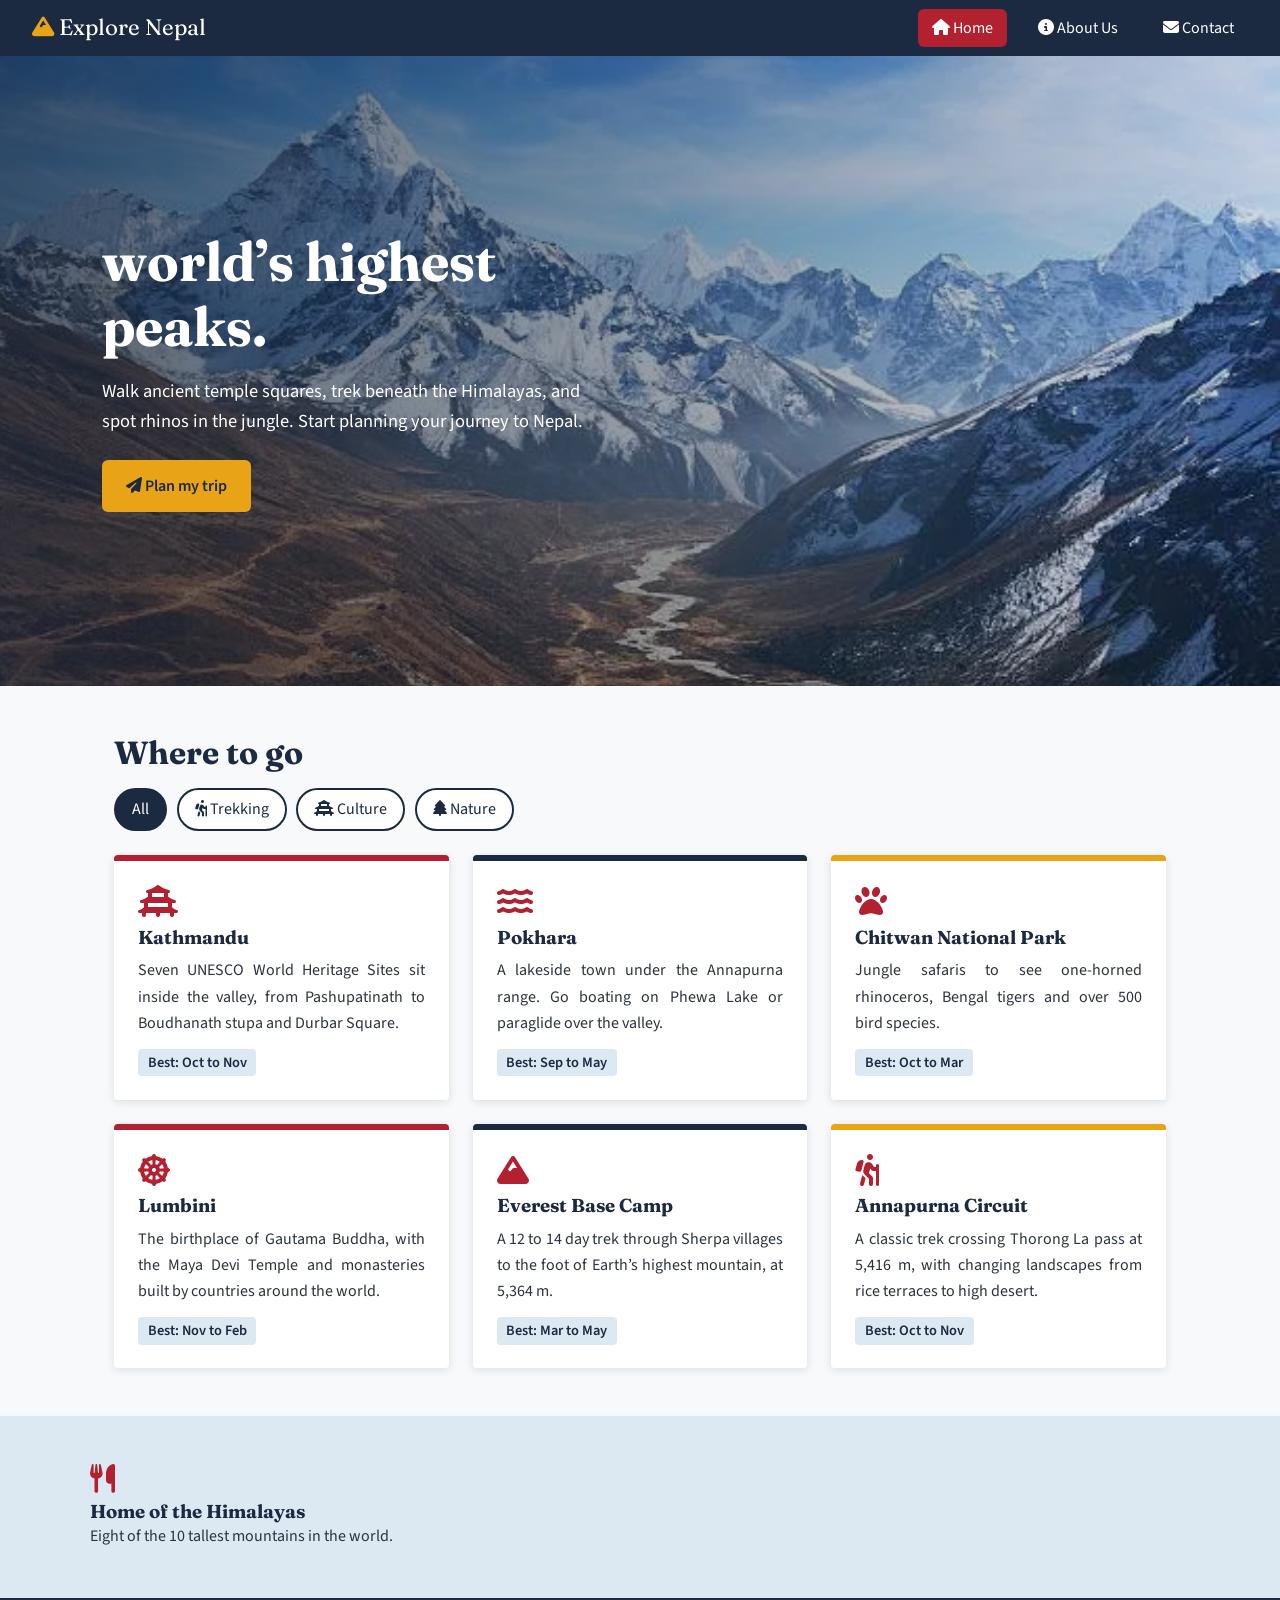
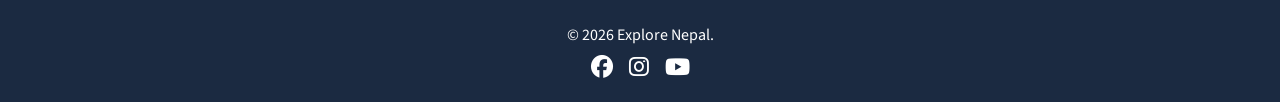
<file: explore-nepal-final/index.html>
<!DOCTYPE html>
<html lang="en">
<head>
  <meta charset="UTF-8">
  <meta name="viewport" content="width=device-width, initial-scale=1.0">
  <title>Home | Explore Nepal</title>
  <link rel="preconnect" href="https://fonts.googleapis.com">
  <link rel="stylesheet" href="https://fonts.googleapis.com/css2?family=Fraunces:wght@600;700&family=Source+Sans+3:wght@400;600&display=swap">
  <link rel="stylesheet" href="https://cdnjs.cloudflare.com/ajax/libs/font-awesome/6.5.1/css/all.min.css">
  <link rel="stylesheet" href="css/style.css">
</head>
<body>
  <header>
    <nav class="navbar">
      <a href="index.html" class="logo"><i class="fa-solid fa-mountain"></i> Explore Nepal</a>
      <button class="menu-toggle" id="menuToggle" aria-label="Toggle menu"><i class="fa-solid fa-bars"></i></button>
      <ul class="nav-links" id="navLinks">
        <li><a href="index.html" class="active"><i class="fa-solid fa-house"></i> Home</a></li>
        <li><a href="about.html" ><i class="fa-solid fa-circle-info"></i> About Us</a></li>
        <li><a href="contact.html" ><i class="fa-solid fa-envelope"></i> Contact</a></li>
      </ul>
    </nav>
  </header>
  <main>
    <section class="hero">
      <div class="hero-text">
        <h1>world’s highest peaks.</h1>
        <p>Walk ancient temple squares, trek beneath the Himalayas, and spot rhinos in the jungle. Start planning your journey to Nepal.</p>
        <a href="contact.html" class="btn"><i class="fa-solid fa-paper-plane"></i> Plan my trip</a>
      </div>
    </section>

    <section class="section">
      <h2>Where to go</h2>
      <div class="filters" id="filters">
        <button class="chip active" data-filter="all">All</button>
        <button class="chip" data-filter="trek"><i class="fa-solid fa-person-hiking"></i> Trekking</button>
        <button class="chip" data-filter="culture"><i class="fa-solid fa-vihara"></i> Culture</button>
        <button class="chip" data-filter="nature"><i class="fa-solid fa-tree"></i> Nature</button>
      </div>
      <div class="grid" id="destGrid">
        <article class="card c1" data-cat="culture"><i class="fa-solid fa-vihara"></i><h3>Kathmandu</h3><p>Seven UNESCO World Heritage Sites sit inside the valley, from Pashupatinath to Boudhanath stupa and Durbar Square.</p><span class="tag">Best: Oct to Nov</span></article>
        <article class="card c2" data-cat="nature"><i class="fa-solid fa-water"></i><h3>Pokhara</h3><p>A lakeside town under the Annapurna range. Go boating on Phewa Lake or paraglide over the valley.</p><span class="tag">Best: Sep to May</span></article>
        <article class="card c3" data-cat="nature"><i class="fa-solid fa-paw"></i><h3>Chitwan National Park</h3><p>Jungle safaris to see one-horned rhinoceros, Bengal tigers and over 500 bird species.</p><span class="tag">Best: Oct to Mar</span></article>
        <article class="card c4" data-cat="culture"><i class="fa-solid fa-dharmachakra"></i><h3>Lumbini</h3><p>The birthplace of Gautama Buddha, with the Maya Devi Temple and monasteries built by countries around the world.</p><span class="tag">Best: Nov to Feb</span></article>
        <article class="card c5" data-cat="trek"><i class="fa-solid fa-mountain"></i><h3>Everest Base Camp</h3><p>A 12 to 14 day trek through Sherpa villages to the foot of Earth’s highest mountain, at 5,364 m.</p><span class="tag">Best: Mar to May</span></article>
        <article class="card c6" data-cat="trek"><i class="fa-solid fa-person-hiking"></i><h3>Annapurna Circuit</h3><p>A classic trek crossing Thorong La pass at 5,416 m, with changing landscapes from rice terraces to high desert.</p><span class="tag">Best: Oct to Nov</span></article>
      </div>
    </section>

    <section class="band">
      <div class="facts">
       
        <div><i class="fa-solid fa-utensils"></i><h3>Home of the Himalayas</h3><p>Eight of the 10 tallest mountains in the world.</p></div>
      
      </div>
    </section>
  </main>
  <footer>
    <p>&copy; 2026 Explore Nepal.</p>
    <p class="social"><i class="fa-brands fa-facebook"></i> <i class="fa-brands fa-instagram"></i> <i class="fa-brands fa-youtube"></i></p>
  </footer>
  <script src="js/script.js"></script>
</body>
</html>
</file>
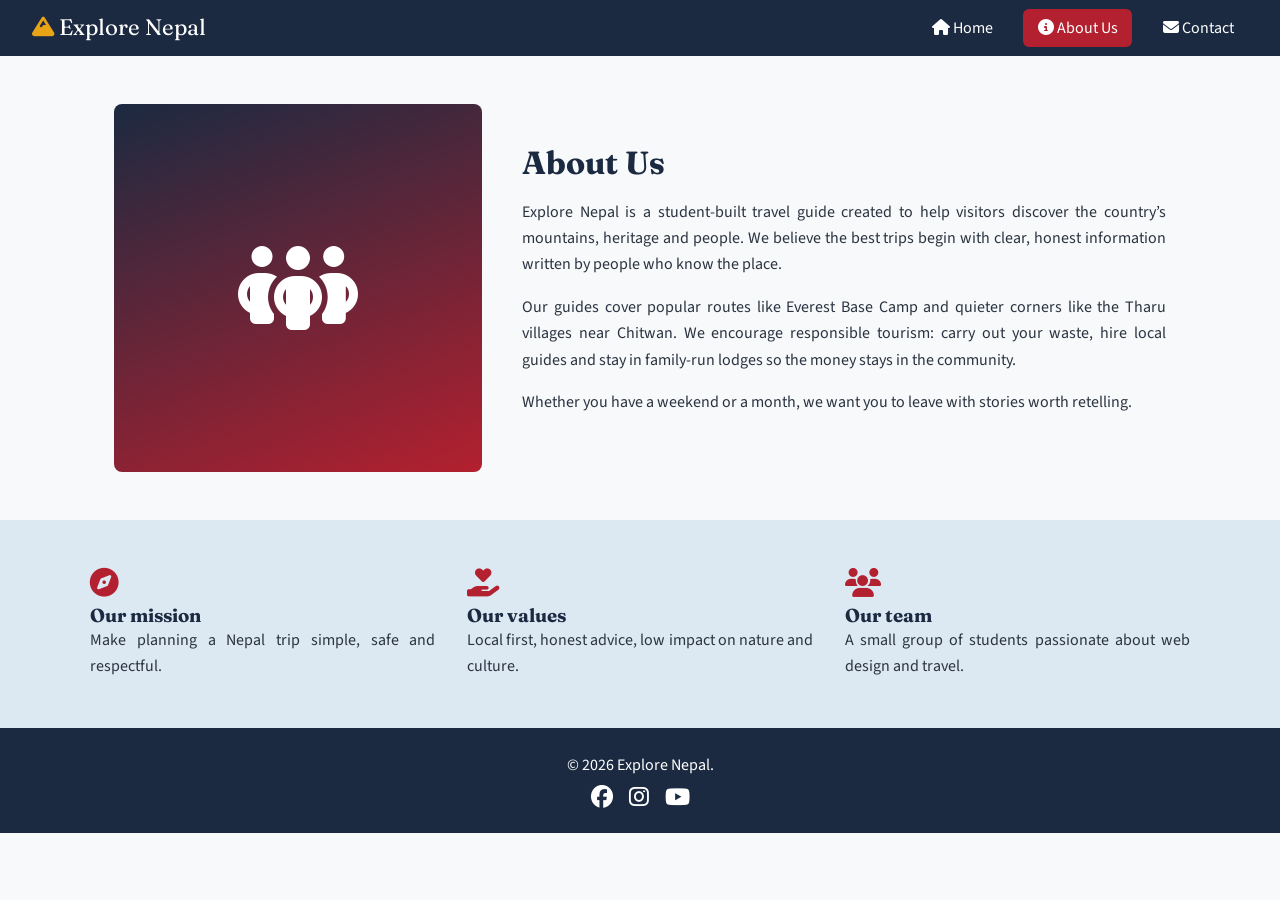
<file: explore-nepal-final/about.html>
<!DOCTYPE html>
<html lang="en">
<head>
  <meta charset="UTF-8">
  <meta name="viewport" content="width=device-width, initial-scale=1.0">
  <title>About Us | Explore Nepal</title>
  <link rel="preconnect" href="https://fonts.googleapis.com">
  <link rel="stylesheet" href="https://fonts.googleapis.com/css2?family=Fraunces:wght@600;700&family=Source+Sans+3:wght@400;600&display=swap">
  <link rel="stylesheet" href="https://cdnjs.cloudflare.com/ajax/libs/font-awesome/6.5.1/css/all.min.css">
  <link rel="stylesheet" href="css/style.css">
</head>
<body>
  <header>
    <nav class="navbar">
      <a href="index.html" class="logo"><i class="fa-solid fa-mountain"></i> Explore Nepal</a>
      <button class="menu-toggle" id="menuToggle" aria-label="Toggle menu"><i class="fa-solid fa-bars"></i></button>
      <ul class="nav-links" id="navLinks">
        <li><a href="index.html" ><i class="fa-solid fa-house"></i> Home</a></li>
        <li><a href="about.html" class="active"><i class="fa-solid fa-circle-info"></i> About Us</a></li>
        <li><a href="contact.html" ><i class="fa-solid fa-envelope"></i> Contact</a></li>
      </ul>
    </nav>
  </header>
  <main>
    <section class="section about">
      <div class="about-art" aria-hidden="true"><i class="fa-solid fa-people-group"></i></div>
      <div>
        <h1>About Us</h1>
        <p>Explore Nepal is a student-built travel guide created to help visitors discover the country’s mountains, heritage and people. We believe the best trips begin with clear, honest information written by people who know the place.</p>
        <p>Our guides cover popular routes like Everest Base Camp and quieter corners like the Tharu villages near Chitwan. We encourage responsible tourism: carry out your waste, hire local guides and stay in family-run lodges so the money stays in the community.</p>
        <p>Whether you have a weekend or a month, we want you to leave with stories worth retelling.</p>
      </div>
    </section>
    <section class="band">
      <div class="facts">
        <div><i class="fa-solid fa-compass"></i><h3>Our mission</h3><p>Make planning a Nepal trip simple, safe and respectful.</p></div>
        <div><i class="fa-solid fa-hand-holding-heart"></i><h3>Our values</h3><p>Local first, honest advice, low impact on nature and culture.</p></div>
        <div><i class="fa-solid fa-users"></i><h3>Our team</h3><p>A small group of students passionate about web design and travel.</p></div>
      </div>
    </section>
  </main>
  <footer>
    <p>&copy; 2026 Explore Nepal.</p>
    <p class="social"><i class="fa-brands fa-facebook"></i> <i class="fa-brands fa-instagram"></i> <i class="fa-brands fa-youtube"></i></p>
  </footer>
  <script src="js/script.js"></script>
</body>
</html>
</file>
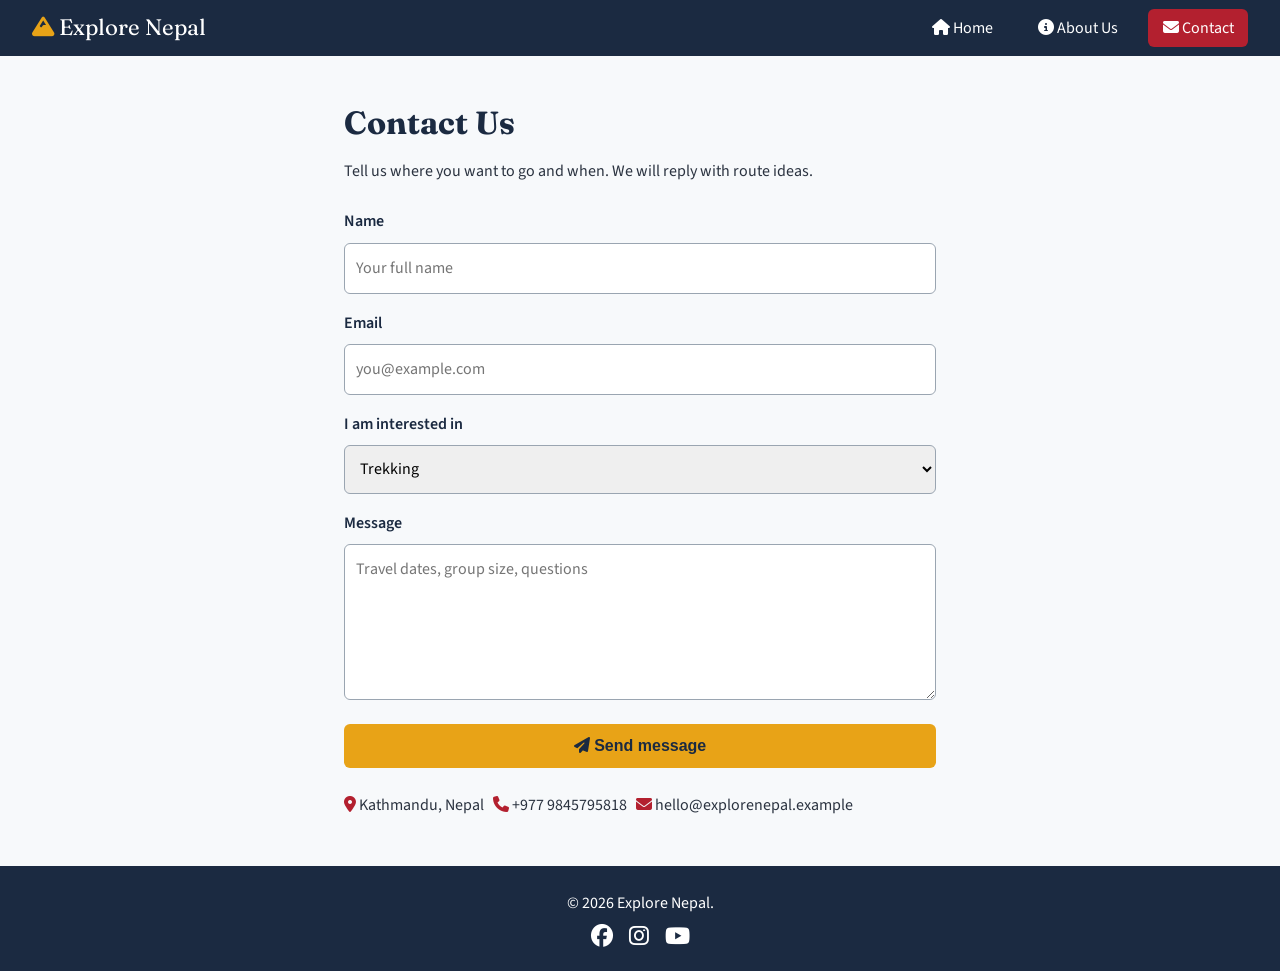
<file: explore-nepal-final/contact.html>
<!DOCTYPE html>
<html lang="en">
<head>
  <meta charset="UTF-8">
  <meta name="viewport" content="width=device-width, initial-scale=1.0">
  <title>Contact | Explore Nepal</title>
  <link rel="preconnect" href="https://fonts.googleapis.com">
  <link rel="stylesheet" href="https://fonts.googleapis.com/css2?family=Fraunces:wght@600;700&family=Source+Sans+3:wght@400;600&display=swap">
  <link rel="stylesheet" href="https://cdnjs.cloudflare.com/ajax/libs/font-awesome/6.5.1/css/all.min.css">
  <link rel="stylesheet" href="css/style.css">
</head>
<body>
  <header>
    <nav class="navbar">
      <a href="index.html" class="logo"><i class="fa-solid fa-mountain"></i> Explore Nepal</a>
      <button class="menu-toggle" id="menuToggle" aria-label="Toggle menu"><i class="fa-solid fa-bars"></i></button>
      <ul class="nav-links" id="navLinks">
        <li><a href="index.html" ><i class="fa-solid fa-house"></i> Home</a></li>
        <li><a href="about.html" ><i class="fa-solid fa-circle-info"></i> About Us</a></li>
        <li><a href="contact.html" class="active"><i class="fa-solid fa-envelope"></i> Contact</a></li>
      </ul>
    </nav>
  </header>
  <main>
    <section class="section contact">
      <h1>Contact Us</h1>
      <p>Tell us where you want to go and when. We will reply with route ideas.</p>
      <form id="contactForm" novalidate>
        <label for="name">Name</label>
        <input type="text" id="name" placeholder="Your full name">
        <label for="email">Email</label>
        <input type="email" id="email" placeholder="you@example.com">
        <label for="interest">I am interested in</label>
        <select id="interest"><option>Trekking</option><option>Culture and heritage</option><option>Wildlife and nature</option><option>Not sure yet</option></select>
        <label for="message">Message</label>
        <textarea id="message" rows="5" placeholder="Travel dates, group size, questions"></textarea>
        <p class="error" id="formError" role="alert"></p>
        <button type="submit" class="btn"><i class="fa-solid fa-paper-plane"></i> Send message</button>
      </form>
      <p class="success" id="formStatus" role="status"></p>
      <p class="info"><i class="fa-solid fa-location-dot"></i> Kathmandu, Nepal &nbsp; <i class="fa-solid fa-phone"></i> +977 9845795818 &nbsp; <i class="fa-solid fa-envelope"></i> hello@explorenepal.example</p>
    </section>
  </main>
  <footer>
    <p>&copy; 2026 Explore Nepal.</p>
    <p class="social"><i class="fa-brands fa-facebook"></i> <i class="fa-brands fa-instagram"></i> <i class="fa-brands fa-youtube"></i></p>
  </footer>
  <script src="js/script.js"></script>
</body>
</html>
</file>
<file: explore-nepal-final/css/style.css>
:root{--ink:#1b2a41;--snow:#f7f9fb;--crimson:#b3202f;--gold:#e8a317;--sky:#dce8f2;--text:#2b3340}
*{margin:0;padding:0;box-sizing:border-box}
body{font-family:'Source Sans 3',sans-serif;line-height:1.65;color:var(--text);background:var(--snow)}
h1,h2,h3,.logo{font-family:'Fraunces',serif;color:var(--ink);line-height:1.2}
a:focus-visible,button:focus-visible,input:focus-visible,select:focus-visible,textarea:focus-visible{outline:3px solid var(--gold);outline-offset:2px}

/* Navbar (Flexbox) */
.navbar{display:flex;justify-content:space-between;align-items:center;background:var(--ink);padding:.9rem 2rem;position:sticky;top:0;z-index:10}
.logo{color:#fff;font-size:1.4rem;text-decoration:none}
.logo i{color:var(--gold)}
.nav-links{display:flex;gap:1rem;list-style:none}
.nav-links a{color:#fff;text-decoration:none;padding:.5rem .9rem;border-radius:6px;transition:background .2s}
.nav-links a:hover{background:rgba(255,255,255,.15)}
.nav-links a.active{background:var(--crimson)}
.menu-toggle{display:none;background:none;border:none;color:#fff;font-size:1.5rem;cursor:pointer}

/* Hero */
.hero{position:relative;background:linear-gradient(90deg,rgba(27,42,65,.75),rgba(27,42,65,.15)),url("../images/himal.jpg") center/cover no-repeat;min-height:70vh;display:flex;align-items:center;overflow:hidden}
.hero-text{position:relative;z-index:2;max-width:640px;padding:3rem 2rem 3rem 8vw;color:#fff}
.hero h1{color:#fff;font-size:clamp(2rem,5vw,3.4rem);margin-bottom:1rem}
.hero p{font-size:1.15rem;margin-bottom:1.5rem}
.btn{display:inline-block;background:var(--gold);color:var(--ink);font-weight:600;font-size:1rem;border:none;padding:.8rem 1.5rem;border-radius:6px;text-decoration:none;cursor:pointer}
.btn:hover{background:#f5b82e}

/* Sections */
.section{max-width:1100px;margin:0 auto;padding:3rem 1.5rem}
.section h2,.section h1{margin-bottom:1rem;font-size:2rem}
.filters{display:flex;flex-wrap:wrap;gap:.6rem;margin-bottom:1.5rem}
.chip{background:#fff;border:2px solid var(--ink);color:var(--ink);padding:.4rem 1rem;border-radius:999px;cursor:pointer;font:inherit}
.chip.active{background:var(--ink);color:#fff}

/* Cards (Grid) */
.grid{display:grid;grid-template-columns:repeat(auto-fit,minmax(280px,1fr));gap:1.5rem}
.card{background:#fff;border-top:6px solid var(--crimson);padding:1.5rem;border-radius:4px;box-shadow:0 2px 8px rgba(27,42,65,.12)}
.card.c2,.card.c5{border-top-color:var(--ink)}
.card.c3,.card.c6{border-top-color:var(--gold)}
.card>i{font-size:2rem;color:var(--crimson);margin-bottom:.6rem}
.card h3{margin-bottom:.5rem}
.card p{text-align:justify;margin-bottom:.8rem}
.tag{font-size:.9rem;font-weight:600;color:var(--ink);background:var(--sky);padding:.2rem .6rem;border-radius:4px}
.card.hidden{display:none}

/* Facts band */
.band{background:var(--sky);padding:3rem 1.5rem}
.facts{max-width:1100px;margin:0 auto;display:grid;grid-template-columns:repeat(auto-fit,minmax(250px,1fr));gap:2rem}
.facts i{font-size:1.8rem;color:var(--crimson);margin-bottom:.5rem}
.facts p{text-align:justify}

/* About (Flexbox) */
.about{display:flex;gap:2.5rem;align-items:center}
.about-art{flex:0 0 35%;aspect-ratio:1;display:flex;align-items:center;justify-content:center;background:linear-gradient(160deg,var(--ink),var(--crimson));color:#fff;font-size:6rem;border-radius:8px}
.about p{text-align:justify;margin-bottom:1rem}

/* Contact */
.contact{max-width:640px}
.contact form{display:flex;flex-direction:column;gap:.5rem;margin:1.5rem 0}
.contact label{font-weight:600;color:var(--ink)}
.contact input,.contact select,.contact textarea{padding:.7rem;border:1px solid #9aa5b1;border-radius:6px;font:inherit;margin-bottom:.5rem}
.error{color:var(--crimson);font-weight:600}
.success{color:#1d6b3a;font-weight:600}
.info{margin-top:1.5rem}
.info i{color:var(--crimson)}

footer{background:var(--ink);color:#fff;text-align:center;padding:1.5rem}
.social{margin-top:.5rem;font-size:1.4rem;display:flex;justify-content:center;gap:1rem}

@media(max-width:700px){
  .menu-toggle{display:block}
  .navbar{flex-wrap:wrap}
  .nav-links{display:none;flex-direction:column;width:100%;margin-top:.8rem}
  .nav-links.open{display:flex}
  .about{flex-direction:column}
  .about-art{flex:none;width:100%;aspect-ratio:2}
  .hero-text{padding:2rem 1.5rem}
}
</file>
